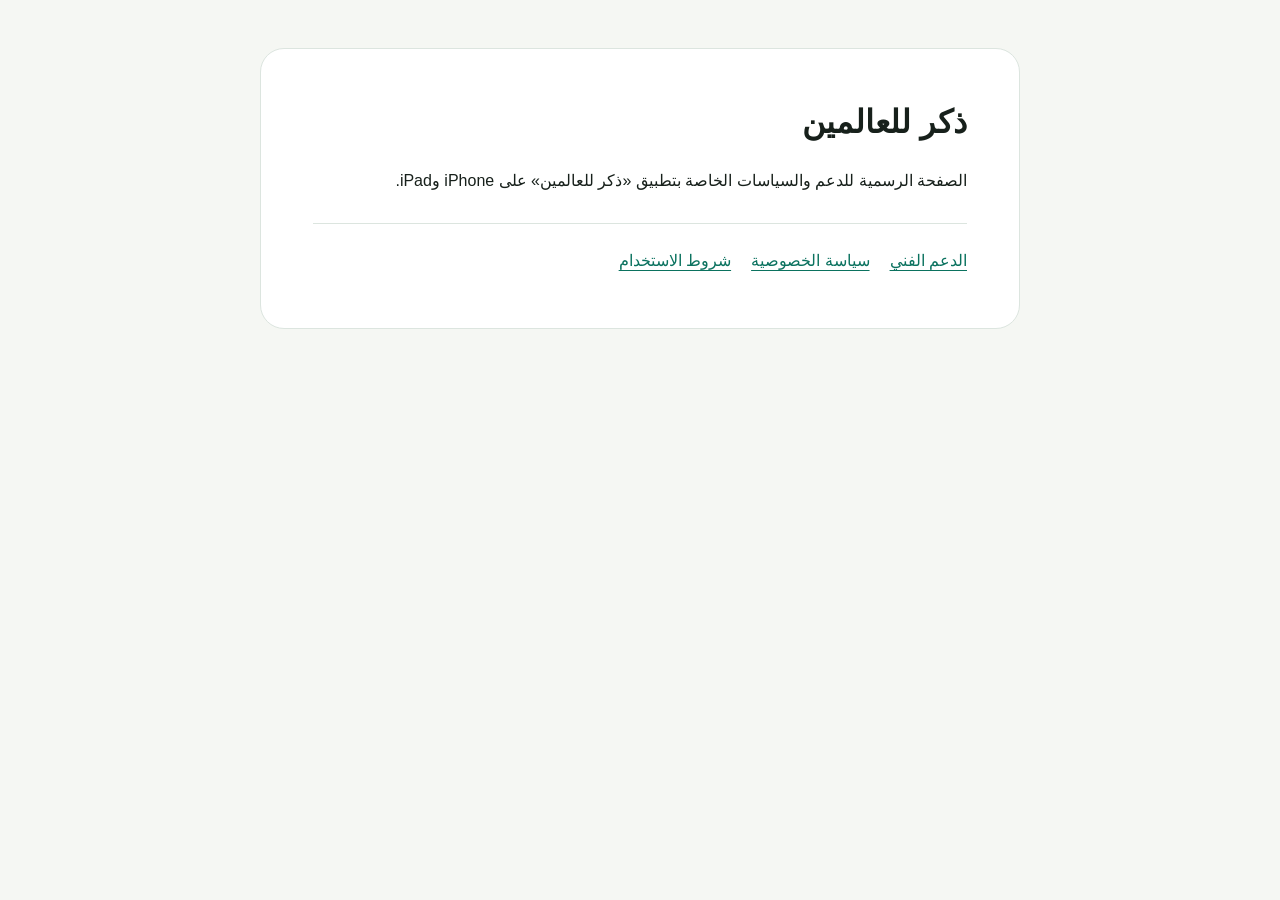
<file: index.html>
<!doctype html>
<html lang="ar" dir="rtl">
<head>
  <meta charset="utf-8">
  <meta name="viewport" content="width=device-width, initial-scale=1">
  <meta name="description" content="الدعم والسياسات الرسمية لتطبيق ذكر للعالمين.">
  <title>ذكر للعالمين</title>
  <link rel="stylesheet" href="styles.css">
</head>
<body>
  <main>
    <h1>ذكر للعالمين</h1>
    <p>الصفحة الرسمية للدعم والسياسات الخاصة بتطبيق «ذكر للعالمين» على iPhone وiPad.</p>
    <nav aria-label="روابط الموقع">
      <a href="support.html">الدعم الفني</a>
      <a href="privacy.html">سياسة الخصوصية</a>
      <a href="terms.html">شروط الاستخدام</a>
    </nav>
  </main>
</body>
</html>
</file>
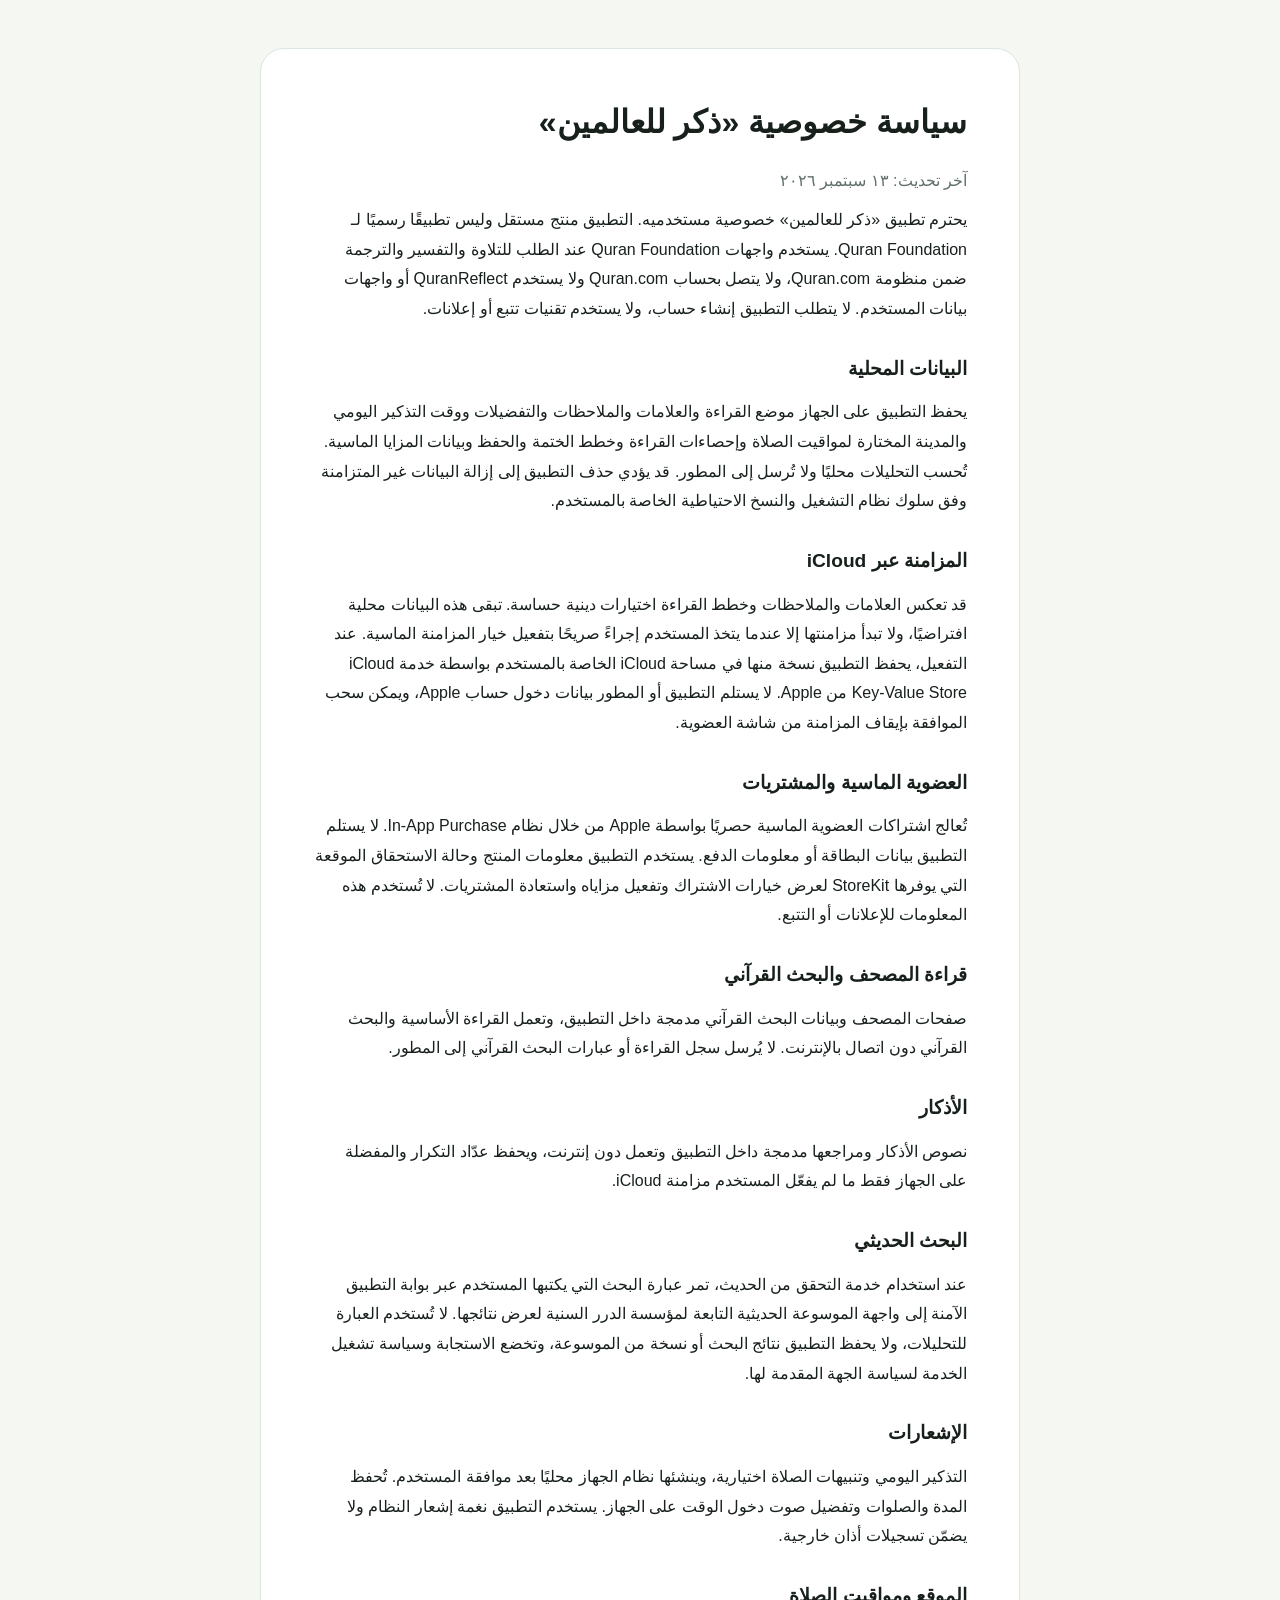
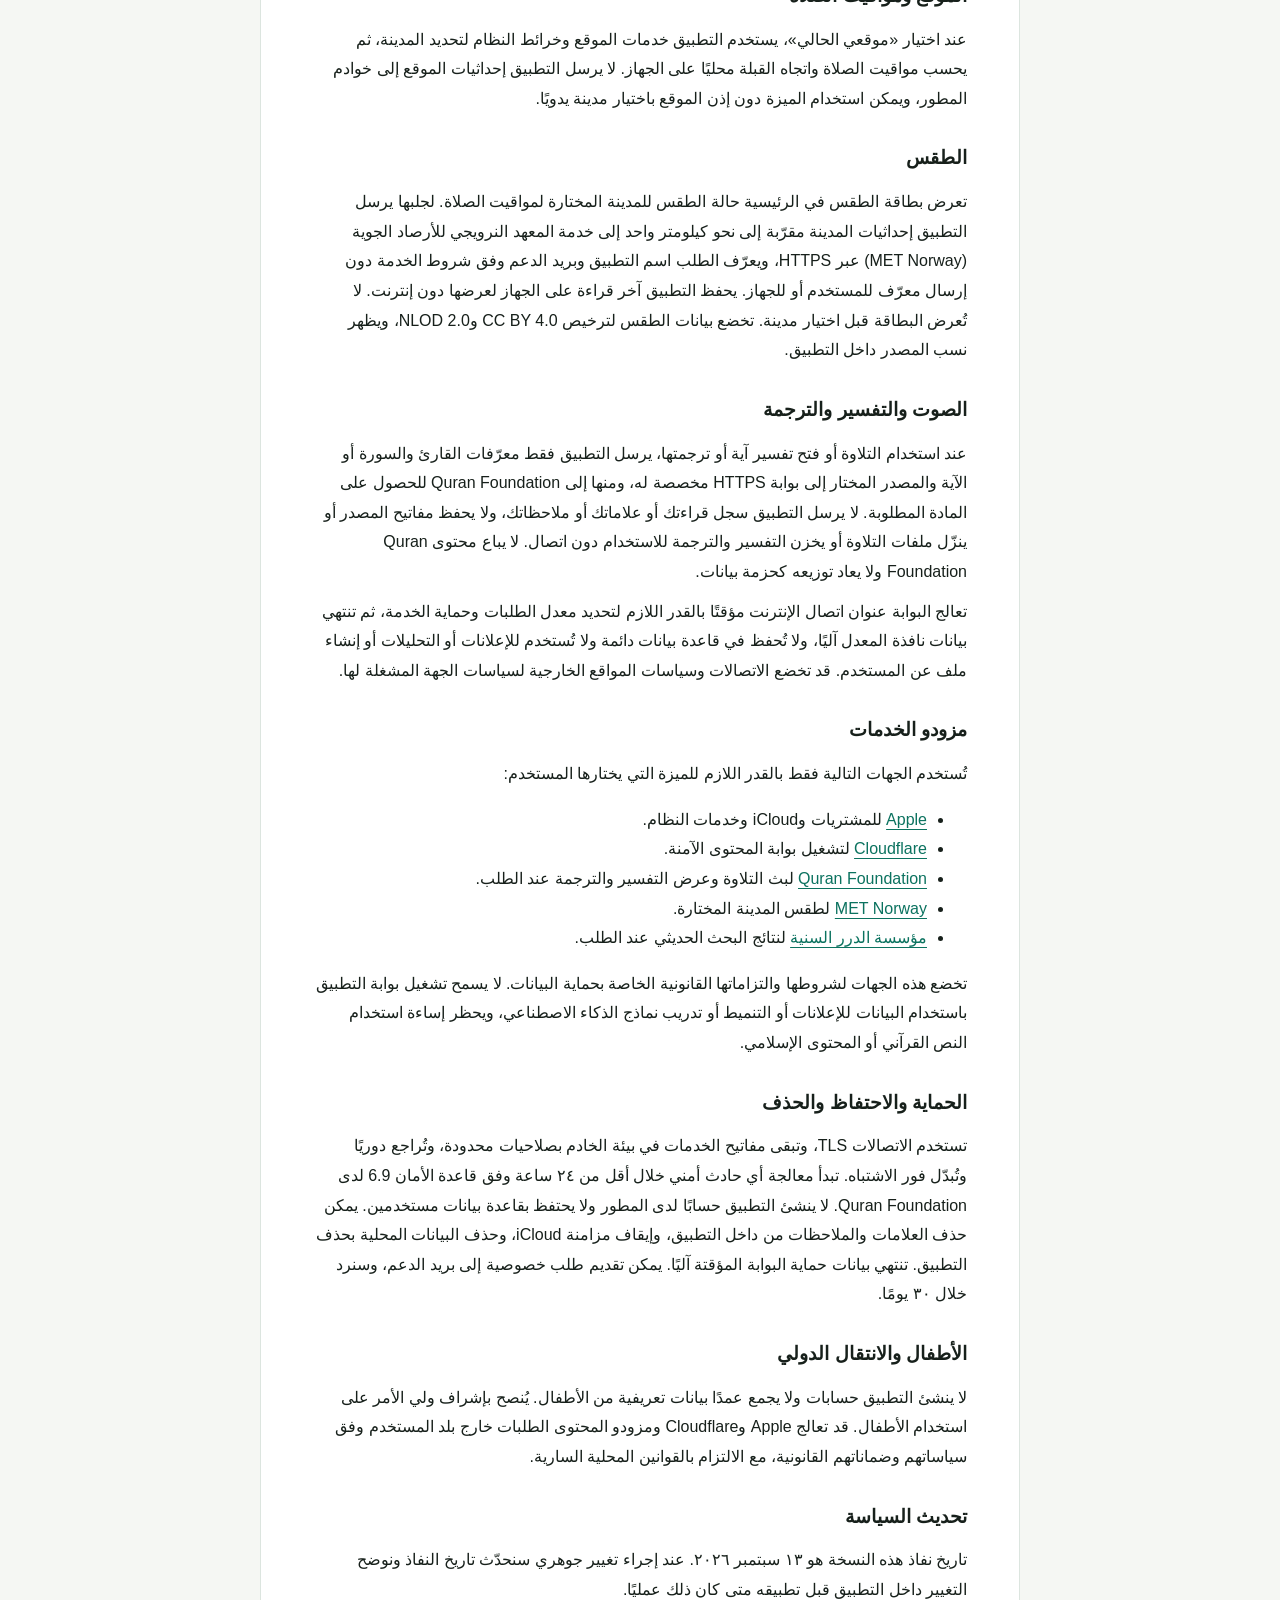
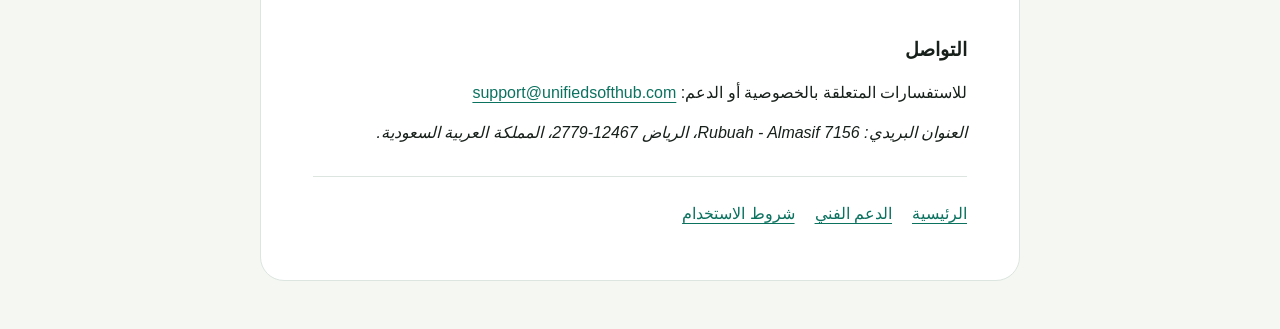
<file: privacy.html>
<!doctype html>
<html lang="ar" dir="rtl">
<head>
  <meta charset="utf-8">
  <meta name="viewport" content="width=device-width, initial-scale=1">
  <meta name="description" content="سياسة خصوصية تطبيق ذكر للعالمين.">
  <title>سياسة الخصوصية — ذكر للعالمين</title>
  <link rel="stylesheet" href="styles.css">
</head>
<body>
  <main>
    <h1>سياسة خصوصية «ذكر للعالمين»</h1>
    <p class="muted">آخر تحديث: ١٣ سبتمبر ٢٠٢٦</p>
    <p>يحترم تطبيق «ذكر للعالمين» خصوصية مستخدميه. التطبيق منتج مستقل وليس تطبيقًا رسميًا لـ Quran Foundation. يستخدم واجهات Quran Foundation عند الطلب للتلاوة والتفسير والترجمة ضمن منظومة Quran.com، ولا يتصل بحساب Quran.com ولا يستخدم QuranReflect أو واجهات بيانات المستخدم. لا يتطلب التطبيق إنشاء حساب، ولا يستخدم تقنيات تتبع أو إعلانات.</p>

    <h2>البيانات المحلية</h2>
    <p>يحفظ التطبيق على الجهاز موضع القراءة والعلامات والملاحظات والتفضيلات ووقت التذكير اليومي والمدينة المختارة لمواقيت الصلاة وإحصاءات القراءة وخطط الختمة والحفظ وبيانات المزايا الماسية. تُحسب التحليلات محليًا ولا تُرسل إلى المطور. قد يؤدي حذف التطبيق إلى إزالة البيانات غير المتزامنة وفق سلوك نظام التشغيل والنسخ الاحتياطية الخاصة بالمستخدم.</p>

    <h2>المزامنة عبر iCloud</h2>
    <p>قد تعكس العلامات والملاحظات وخطط القراءة اختيارات دينية حساسة. تبقى هذه البيانات محلية افتراضيًا، ولا تبدأ مزامنتها إلا عندما يتخذ المستخدم إجراءً صريحًا بتفعيل خيار المزامنة الماسية. عند التفعيل، يحفظ التطبيق نسخة منها في مساحة iCloud الخاصة بالمستخدم بواسطة خدمة iCloud Key-Value Store من Apple. لا يستلم التطبيق أو المطور بيانات دخول حساب Apple، ويمكن سحب الموافقة بإيقاف المزامنة من شاشة العضوية.</p>

    <h2>العضوية الماسية والمشتريات</h2>
    <p>تُعالج اشتراكات العضوية الماسية حصريًا بواسطة Apple من خلال نظام In-App Purchase. لا يستلم التطبيق بيانات البطاقة أو معلومات الدفع. يستخدم التطبيق معلومات المنتج وحالة الاستحقاق الموقعة التي يوفرها StoreKit لعرض خيارات الاشتراك وتفعيل مزاياه واستعادة المشتريات. لا تُستخدم هذه المعلومات للإعلانات أو التتبع.</p>

    <h2>قراءة المصحف والبحث القرآني</h2>
    <p>صفحات المصحف وبيانات البحث القرآني مدمجة داخل التطبيق، وتعمل القراءة الأساسية والبحث القرآني دون اتصال بالإنترنت. لا يُرسل سجل القراءة أو عبارات البحث القرآني إلى المطور.</p>

    <h2>الأذكار</h2>
    <p>نصوص الأذكار ومراجعها مدمجة داخل التطبيق وتعمل دون إنترنت، ويحفظ عدّاد التكرار والمفضلة على الجهاز فقط ما لم يفعّل المستخدم مزامنة iCloud.</p>

    <h2>البحث الحديثي</h2>
    <p>عند استخدام خدمة التحقق من الحديث، تمر عبارة البحث التي يكتبها المستخدم عبر بوابة التطبيق الآمنة إلى واجهة الموسوعة الحديثية التابعة لمؤسسة الدرر السنية لعرض نتائجها. لا تُستخدم العبارة للتحليلات، ولا يحفظ التطبيق نتائج البحث أو نسخة من الموسوعة، وتخضع الاستجابة وسياسة تشغيل الخدمة لسياسة الجهة المقدمة لها.</p>

    <h2>الإشعارات</h2>
    <p>التذكير اليومي وتنبيهات الصلاة اختيارية، وينشئها نظام الجهاز محليًا بعد موافقة المستخدم. تُحفظ المدة والصلوات وتفضيل صوت دخول الوقت على الجهاز. يستخدم التطبيق نغمة إشعار النظام ولا يضمّن تسجيلات أذان خارجية.</p>

    <h2>الموقع ومواقيت الصلاة</h2>
    <p>عند اختيار «موقعي الحالي»، يستخدم التطبيق خدمات الموقع وخرائط النظام لتحديد المدينة، ثم يحسب مواقيت الصلاة واتجاه القبلة محليًا على الجهاز. لا يرسل التطبيق إحداثيات الموقع إلى خوادم المطور، ويمكن استخدام الميزة دون إذن الموقع باختيار مدينة يدويًا.</p>

    <h2>الطقس</h2>
    <p>تعرض بطاقة الطقس في الرئيسية حالة الطقس للمدينة المختارة لمواقيت الصلاة. لجلبها يرسل التطبيق إحداثيات المدينة مقرّبة إلى نحو كيلومتر واحد إلى خدمة المعهد النرويجي للأرصاد الجوية (MET Norway) عبر HTTPS، ويعرّف الطلب اسم التطبيق وبريد الدعم وفق شروط الخدمة دون إرسال معرّف للمستخدم أو للجهاز. يحفظ التطبيق آخر قراءة على الجهاز لعرضها دون إنترنت. لا تُعرض البطاقة قبل اختيار مدينة. تخضع بيانات الطقس لترخيص CC BY 4.0 وNLOD 2.0، ويظهر نسب المصدر داخل التطبيق.</p>

    <h2>الصوت والتفسير والترجمة</h2>
    <p>عند استخدام التلاوة أو فتح تفسير آية أو ترجمتها، يرسل التطبيق فقط معرّفات القارئ والسورة أو الآية والمصدر المختار إلى بوابة HTTPS مخصصة له، ومنها إلى Quran Foundation للحصول على المادة المطلوبة. لا يرسل التطبيق سجل قراءتك أو علاماتك أو ملاحظاتك، ولا يحفظ مفاتيح المصدر أو ينزّل ملفات التلاوة أو يخزن التفسير والترجمة للاستخدام دون اتصال. لا يباع محتوى Quran Foundation ولا يعاد توزيعه كحزمة بيانات.</p>
    <p>تعالج البوابة عنوان اتصال الإنترنت مؤقتًا بالقدر اللازم لتحديد معدل الطلبات وحماية الخدمة، ثم تنتهي بيانات نافذة المعدل آليًا، ولا تُحفظ في قاعدة بيانات دائمة ولا تُستخدم للإعلانات أو التحليلات أو إنشاء ملف عن المستخدم. قد تخضع الاتصالات وسياسات المواقع الخارجية لسياسات الجهة المشغلة لها.</p>

    <h2>مزودو الخدمات</h2>
    <p>تُستخدم الجهات التالية فقط بالقدر اللازم للميزة التي يختارها المستخدم:</p>
    <ul>
      <li><a href="https://www.apple.com/legal/privacy/">Apple</a> للمشتريات وiCloud وخدمات النظام.</li>
      <li><a href="https://www.cloudflare.com/privacypolicy/">Cloudflare</a> لتشغيل بوابة المحتوى الآمنة.</li>
      <li><a href="https://quran.com/ar/privacy">Quran Foundation</a> لبث التلاوة وعرض التفسير والترجمة عند الطلب.</li>
      <li><a href="https://www.met.no/en/About-us/privacy">MET Norway</a> لطقس المدينة المختارة.</li>
      <li><a href="https://dorar.net">مؤسسة الدرر السنية</a> لنتائج البحث الحديثي عند الطلب.</li>
    </ul>
    <p>تخضع هذه الجهات لشروطها والتزاماتها القانونية الخاصة بحماية البيانات. لا يسمح تشغيل بوابة التطبيق باستخدام البيانات للإعلانات أو التنميط أو تدريب نماذج الذكاء الاصطناعي، ويحظر إساءة استخدام النص القرآني أو المحتوى الإسلامي.</p>

    <h2>الحماية والاحتفاظ والحذف</h2>
    <p>تستخدم الاتصالات TLS، وتبقى مفاتيح الخدمات في بيئة الخادم بصلاحيات محدودة، وتُراجع دوريًا وتُبدّل فور الاشتباه. تبدأ معالجة أي حادث أمني خلال أقل من ٢٤ ساعة وفق قاعدة الأمان 6.9 لدى Quran Foundation. لا ينشئ التطبيق حسابًا لدى المطور ولا يحتفظ بقاعدة بيانات مستخدمين. يمكن حذف العلامات والملاحظات من داخل التطبيق، وإيقاف مزامنة iCloud، وحذف البيانات المحلية بحذف التطبيق. تنتهي بيانات حماية البوابة المؤقتة آليًا. يمكن تقديم طلب خصوصية إلى بريد الدعم، وسنرد خلال ٣٠ يومًا.</p>

    <h2>الأطفال والانتقال الدولي</h2>
    <p>لا ينشئ التطبيق حسابات ولا يجمع عمدًا بيانات تعريفية من الأطفال. يُنصح بإشراف ولي الأمر على استخدام الأطفال. قد تعالج Apple وCloudflare ومزودو المحتوى الطلبات خارج بلد المستخدم وفق سياساتهم وضماناتهم القانونية، مع الالتزام بالقوانين المحلية السارية.</p>

    <h2>تحديث السياسة</h2>
    <p>تاريخ نفاذ هذه النسخة هو ١٣ سبتمبر ٢٠٢٦. عند إجراء تغيير جوهري سنحدّث تاريخ النفاذ ونوضح التغيير داخل التطبيق قبل تطبيقه متى كان ذلك عمليًا.</p>

    <h2>التواصل</h2>
    <p>للاستفسارات المتعلقة بالخصوصية أو الدعم: <a href="mailto:support@unifiedsofthub.com">support@unifiedsofthub.com</a></p>
    <address>العنوان البريدي: 7156 Rubuah - Almasif، الرياض 12467-2779، المملكة العربية السعودية.</address>
    <nav aria-label="روابط الموقع">
      <a href="index.html">الرئيسية</a>
      <a href="support.html">الدعم الفني</a>
      <a href="terms.html">شروط الاستخدام</a>
    </nav>
  </main>
</body>
</html>
</file>
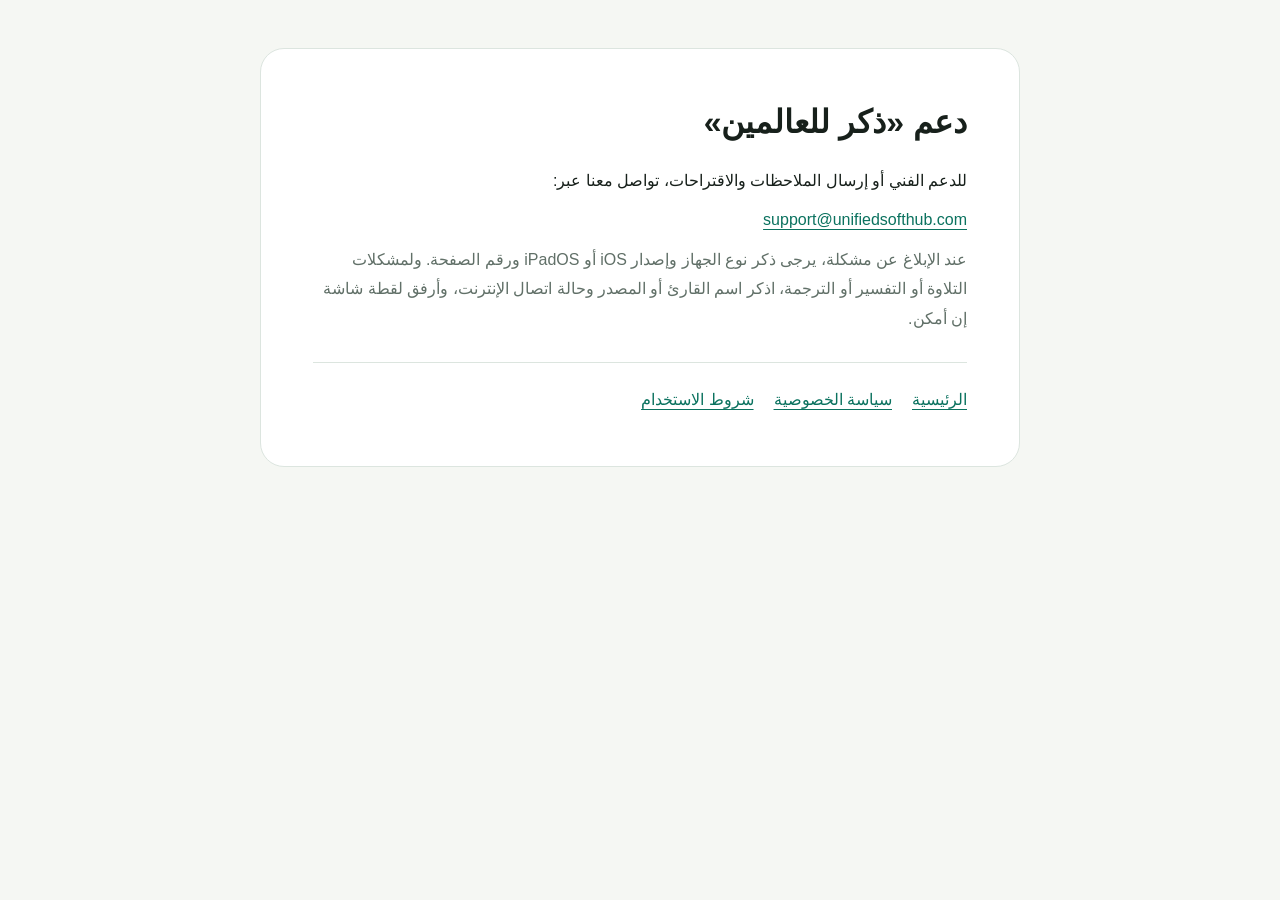
<file: support.html>
<!doctype html>
<html lang="ar" dir="rtl">
<head>
  <meta charset="utf-8">
  <meta name="viewport" content="width=device-width, initial-scale=1">
  <meta name="description" content="الدعم الفني لتطبيق ذكر للعالمين.">
  <title>دعم ذكر للعالمين</title>
  <link rel="stylesheet" href="styles.css">
</head>
<body>
  <main>
    <h1>دعم «ذكر للعالمين»</h1>
    <p>للدعم الفني أو إرسال الملاحظات والاقتراحات، تواصل معنا عبر:</p>
    <p><a href="mailto:support@unifiedsofthub.com">support@unifiedsofthub.com</a></p>
    <p class="muted">عند الإبلاغ عن مشكلة، يرجى ذكر نوع الجهاز وإصدار iOS أو iPadOS ورقم الصفحة. ولمشكلات التلاوة أو التفسير أو الترجمة، اذكر اسم القارئ أو المصدر وحالة اتصال الإنترنت، وأرفق لقطة شاشة إن أمكن.</p>
    <nav aria-label="روابط الموقع">
      <a href="index.html">الرئيسية</a>
      <a href="privacy.html">سياسة الخصوصية</a>
      <a href="terms.html">شروط الاستخدام</a>
    </nav>
  </main>
</body>
</html>
</file>
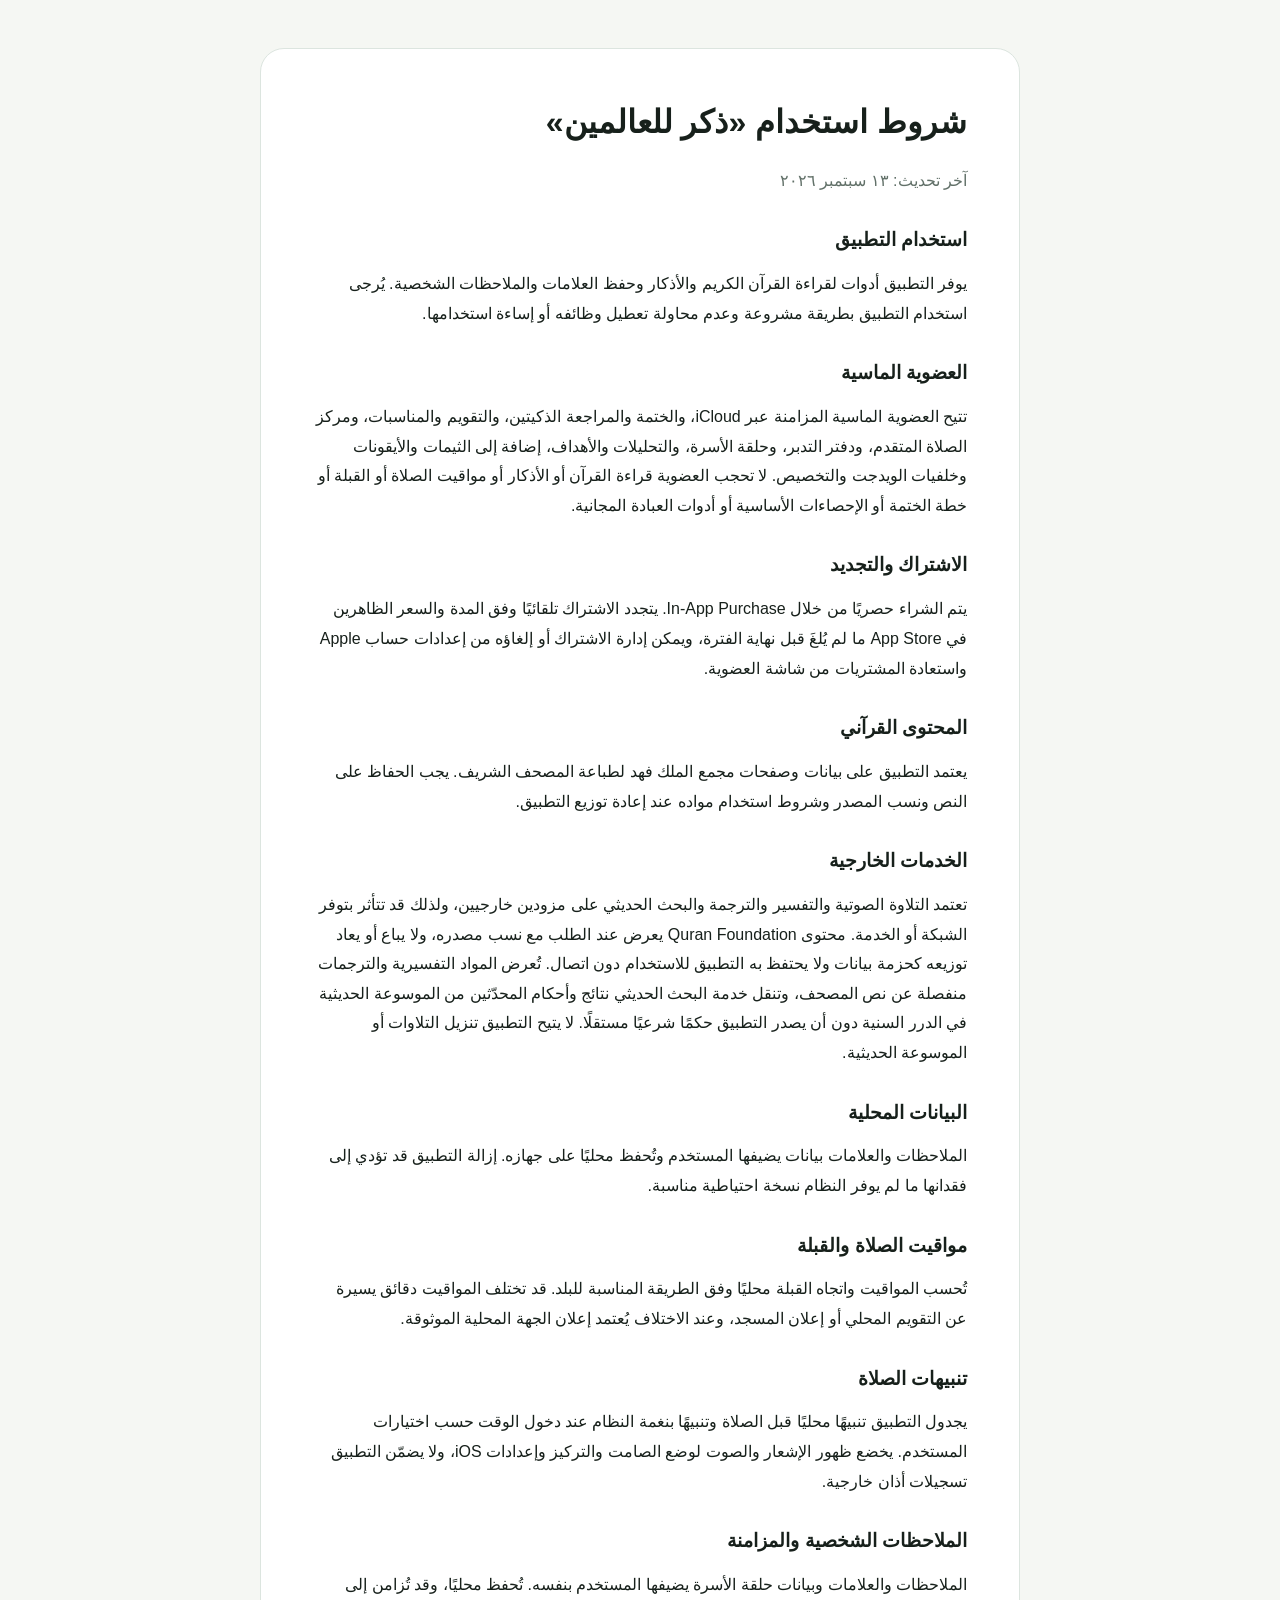
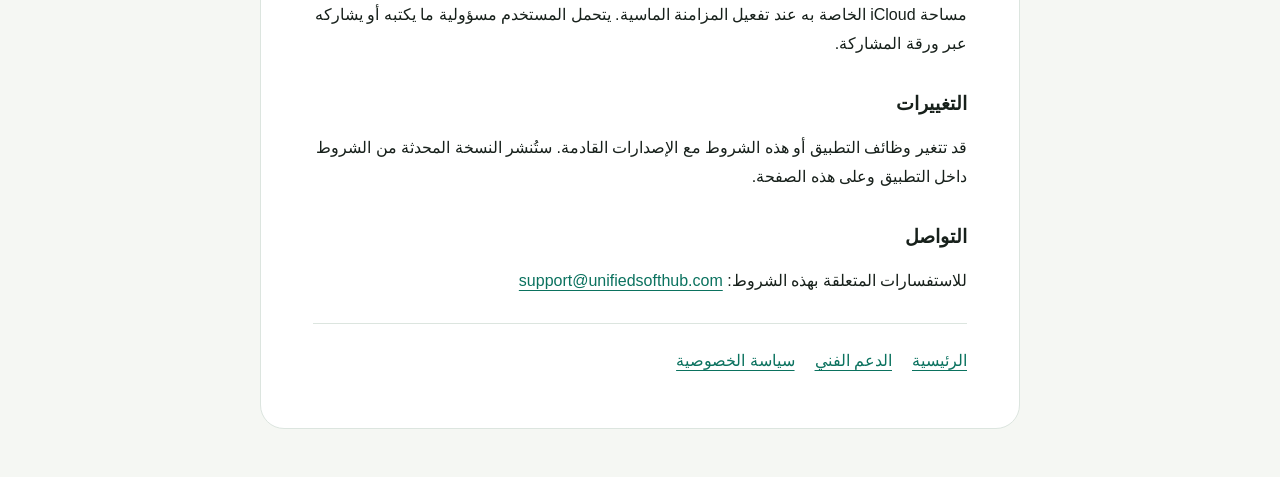
<file: terms.html>
<!doctype html>
<html lang="ar" dir="rtl">
<head>
  <meta charset="utf-8">
  <meta name="viewport" content="width=device-width, initial-scale=1">
  <meta name="description" content="شروط استخدام تطبيق ذكر للعالمين.">
  <title>شروط الاستخدام — ذكر للعالمين</title>
  <link rel="stylesheet" href="styles.css">
</head>
<body>
  <main>
    <h1>شروط استخدام «ذكر للعالمين»</h1>
    <p class="muted">آخر تحديث: ١٣ سبتمبر ٢٠٢٦</p>

    <h2>استخدام التطبيق</h2>
    <p>يوفر التطبيق أدوات لقراءة القرآن الكريم والأذكار وحفظ العلامات والملاحظات الشخصية. يُرجى استخدام التطبيق بطريقة مشروعة وعدم محاولة تعطيل وظائفه أو إساءة استخدامها.</p>

    <h2>العضوية الماسية</h2>
    <p>تتيح العضوية الماسية المزامنة عبر iCloud، والختمة والمراجعة الذكيتين، والتقويم والمناسبات، ومركز الصلاة المتقدم، ودفتر التدبر، وحلقة الأسرة، والتحليلات والأهداف، إضافة إلى الثيمات والأيقونات وخلفيات الويدجت والتخصيص. لا تحجب العضوية قراءة القرآن أو الأذكار أو مواقيت الصلاة أو القبلة أو خطة الختمة أو الإحصاءات الأساسية أو أدوات العبادة المجانية.</p>

    <h2>الاشتراك والتجديد</h2>
    <p>يتم الشراء حصريًا من خلال In-App Purchase. يتجدد الاشتراك تلقائيًا وفق المدة والسعر الظاهرين في App Store ما لم يُلغَ قبل نهاية الفترة، ويمكن إدارة الاشتراك أو إلغاؤه من إعدادات حساب Apple واستعادة المشتريات من شاشة العضوية.</p>

    <h2>المحتوى القرآني</h2>
    <p>يعتمد التطبيق على بيانات وصفحات مجمع الملك فهد لطباعة المصحف الشريف. يجب الحفاظ على النص ونسب المصدر وشروط استخدام مواده عند إعادة توزيع التطبيق.</p>

    <h2>الخدمات الخارجية</h2>
    <p>تعتمد التلاوة الصوتية والتفسير والترجمة والبحث الحديثي على مزودين خارجيين، ولذلك قد تتأثر بتوفر الشبكة أو الخدمة. محتوى Quran Foundation يعرض عند الطلب مع نسب مصدره، ولا يباع أو يعاد توزيعه كحزمة بيانات ولا يحتفظ به التطبيق للاستخدام دون اتصال. تُعرض المواد التفسيرية والترجمات منفصلة عن نص المصحف، وتنقل خدمة البحث الحديثي نتائج وأحكام المحدّثين من الموسوعة الحديثية في الدرر السنية دون أن يصدر التطبيق حكمًا شرعيًا مستقلًا. لا يتيح التطبيق تنزيل التلاوات أو الموسوعة الحديثية.</p>

    <h2>البيانات المحلية</h2>
    <p>الملاحظات والعلامات بيانات يضيفها المستخدم وتُحفظ محليًا على جهازه. إزالة التطبيق قد تؤدي إلى فقدانها ما لم يوفر النظام نسخة احتياطية مناسبة.</p>

    <h2>مواقيت الصلاة والقبلة</h2>
    <p>تُحسب المواقيت واتجاه القبلة محليًا وفق الطريقة المناسبة للبلد. قد تختلف المواقيت دقائق يسيرة عن التقويم المحلي أو إعلان المسجد، وعند الاختلاف يُعتمد إعلان الجهة المحلية الموثوقة.</p>

    <h2>تنبيهات الصلاة</h2>
    <p>يجدول التطبيق تنبيهًا محليًا قبل الصلاة وتنبيهًا بنغمة النظام عند دخول الوقت حسب اختيارات المستخدم. يخضع ظهور الإشعار والصوت لوضع الصامت والتركيز وإعدادات iOS، ولا يضمّن التطبيق تسجيلات أذان خارجية.</p>

    <h2>الملاحظات الشخصية والمزامنة</h2>
    <p>الملاحظات والعلامات وبيانات حلقة الأسرة يضيفها المستخدم بنفسه. تُحفظ محليًا، وقد تُزامن إلى مساحة iCloud الخاصة به عند تفعيل المزامنة الماسية. يتحمل المستخدم مسؤولية ما يكتبه أو يشاركه عبر ورقة المشاركة.</p>

    <h2>التغييرات</h2>
    <p>قد تتغير وظائف التطبيق أو هذه الشروط مع الإصدارات القادمة. ستُنشر النسخة المحدثة من الشروط داخل التطبيق وعلى هذه الصفحة.</p>

    <h2>التواصل</h2>
    <p>للاستفسارات المتعلقة بهذه الشروط: <a href="mailto:support@unifiedsofthub.com">support@unifiedsofthub.com</a></p>
    <nav aria-label="روابط الموقع">
      <a href="index.html">الرئيسية</a>
      <a href="support.html">الدعم الفني</a>
      <a href="privacy.html">سياسة الخصوصية</a>
    </nav>
  </main>
</body>
</html>
</file>
<file: styles.css>
:root {
  color-scheme: light dark;
  --background: #f5f7f3;
  --surface: #ffffff;
  --text: #17201b;
  --muted: #617068;
  --accent: #0b725f;
  --border: #dce5df;
}

@media (prefers-color-scheme: dark) {
  :root {
    --background: #0c110e;
    --surface: #141b17;
    --text: #edf4ef;
    --muted: #a8b6ae;
    --accent: #70c8ad;
    --border: #28352e;
  }
}

* { box-sizing: border-box; }

body {
  margin: 0;
  background: var(--background);
  color: var(--text);
  font-family: -apple-system, BlinkMacSystemFont, "Segoe UI", Tahoma, Arial, sans-serif;
  line-height: 1.85;
}

main {
  width: min(760px, calc(100% - 32px));
  margin: 48px auto;
  padding: clamp(24px, 5vw, 52px);
  background: var(--surface);
  border: 1px solid var(--border);
  border-radius: 24px;
}

h1, h2 { line-height: 1.35; }
h1 { margin-top: 0; }
h2 { margin-top: 32px; font-size: 1.2rem; }
p { margin: 10px 0; }
.muted { color: var(--muted); }

a {
  color: var(--accent);
  text-decoration-thickness: 1px;
  text-underline-offset: 4px;
}

nav {
  display: flex;
  flex-wrap: wrap;
  gap: 10px 20px;
  margin-top: 28px;
  padding-top: 22px;
  border-top: 1px solid var(--border);
}
</file>
